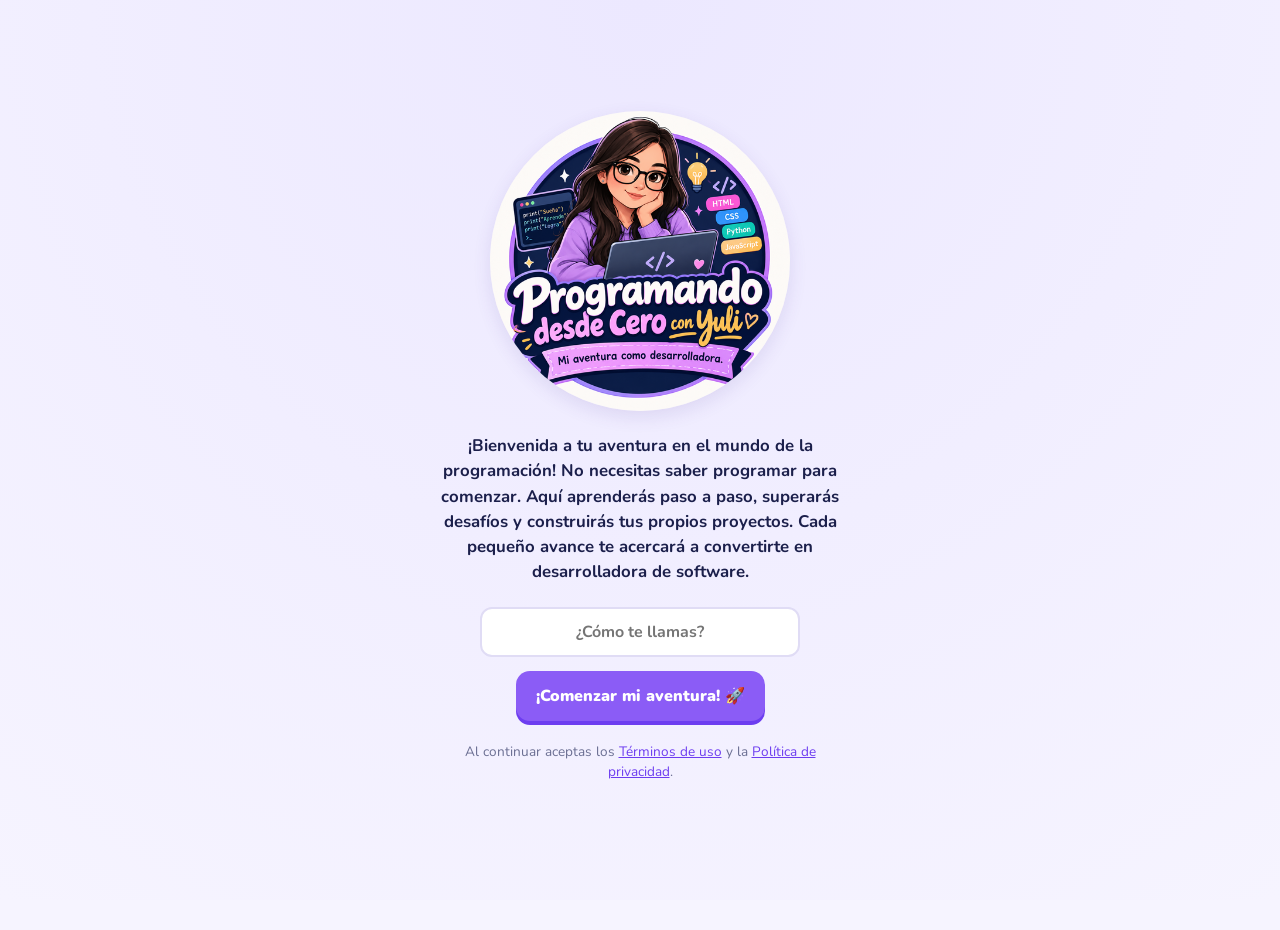
<file: index.html>
<!doctype html>
<html lang="es" data-theme="auto">
<head>
<meta charset="utf-8">
<meta name="viewport" content="width=device-width,initial-scale=1,viewport-fit=cover">
<meta name="theme-color" content="#6d3df0">
<meta name="description" content="Aprende a programar desde cero jugando: mundos, niveles, XP, insignias y certificado.">
<title>Programando desde Cero con Yuli</title>
<link rel="manifest" href="manifest.webmanifest">
<link rel="icon" href="favicon-32.png">
<link rel="apple-touch-icon" href="icon-192.png">
<link rel="stylesheet" href="app.css">
</head>
<body>
<div id="app"></div>
<noscript>Esta aplicación necesita JavaScript.</noscript>
<script src="config.js"></script>
<script src="util.js"></script>
<script src="fx.js"></script>
<script>window.PDC=window.PDC||{worlds:[]};window.registerWorld=function(w){PDC.worlds.push(w)};</script>
<script src="pyrun.js"></script>
<script src="sqlrun.js"></script>
<script src="runners.js"></script>
<script src="grader.js"></script>
<script src="world1.js"></script>
<script src="world2.js"></script>
<script src="world3.js"></script>
<script src="world4.js"></script>
<script src="world5.js"></script>
<script src="world6.js"></script>
<script src="world7.js"></script>
<script src="english.js"></script>
<script src="store.js"></script>
<script src="legal.js"></script>
<script src="ads.js"></script>
<script src="drive.js"></script>
<script src="ex.js"></script>
<script src="cert.js"></script>
<script src="ui.js"></script>
<script src="ui2.js"></script>
<script src="main.js"></script>
</body>
</html>
</file>
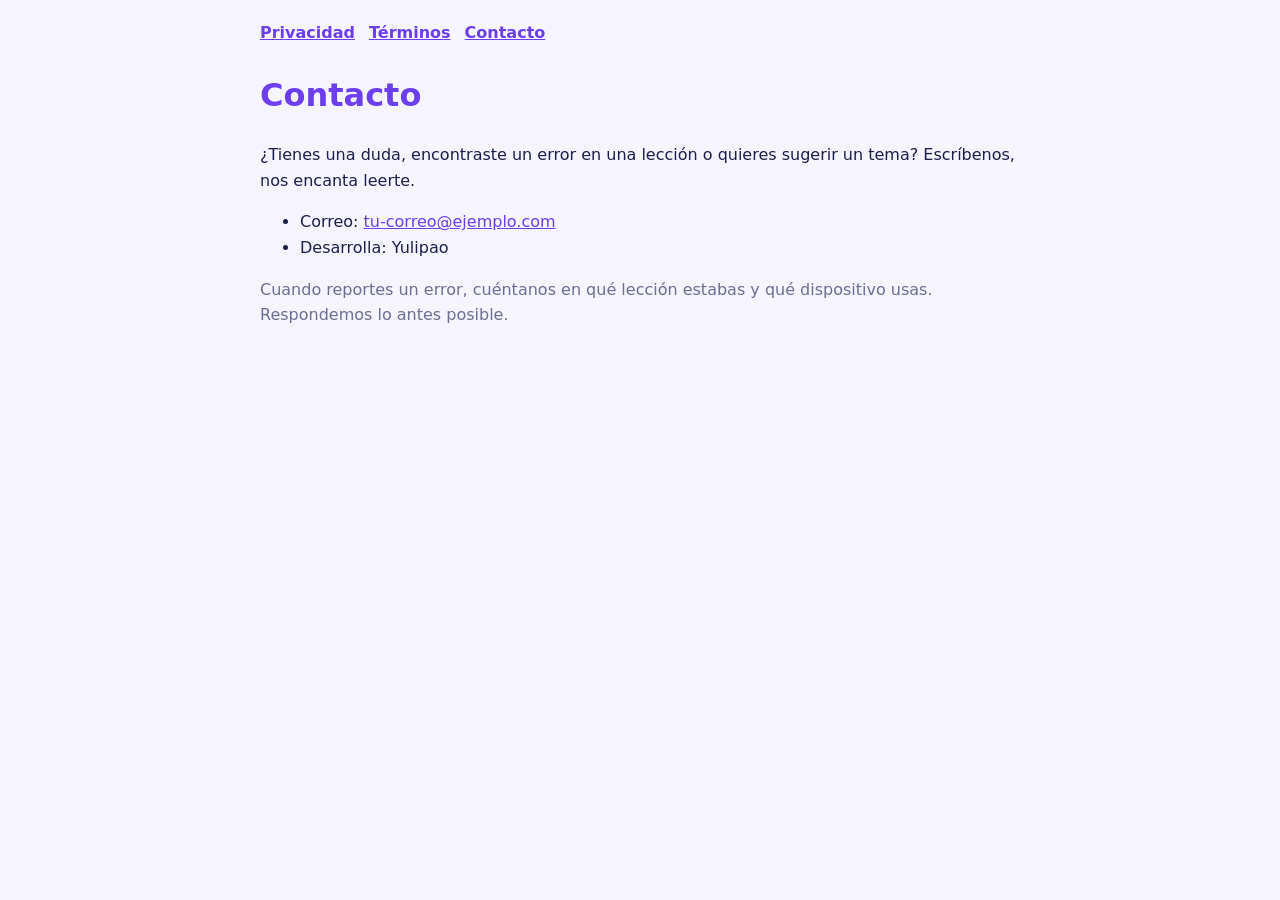
<file: contacto.html>
<!doctype html><html lang="es"><head><meta charset="utf-8"><meta name="viewport" content="width=device-width,initial-scale=1"><title>Contacto — Programando desde Cero con Yuli</title><style>body{font-family:system-ui,Segoe UI,Roboto,sans-serif;max-width:760px;margin:0 auto;padding:20px 18px 60px;line-height:1.6;color:#1b1f4b;background:#f6f4ff}h1{color:#6d3df0}h2{margin-top:1.6em;font-size:1.2rem}a{color:#6d3df0}.muted{color:#6b6f93}nav{margin:0 0 24px;display:flex;gap:14px;flex-wrap:wrap;font-weight:700}code{background:#ece8ff;padding:1px 5px;border-radius:5px}</style></head><body><nav><a href="privacidad.html">Privacidad</a><a href="terminos.html">Términos</a><a href="contacto.html">Contacto</a></nav><h1>Contacto</h1><p>¿Tienes una duda, encontraste un error en una lección o quieres sugerir un tema? Escríbenos, nos encanta leerte.</p>
<ul><li>Correo: <a href="mailto:tu-correo@ejemplo.com">tu-correo@ejemplo.com</a></li><li>Desarrolla: Yulipao</li></ul>
<p class="muted">Cuando reportes un error, cuéntanos en qué lección estabas y qué dispositivo usas. Respondemos lo antes posible.</p></body></html>
</file>
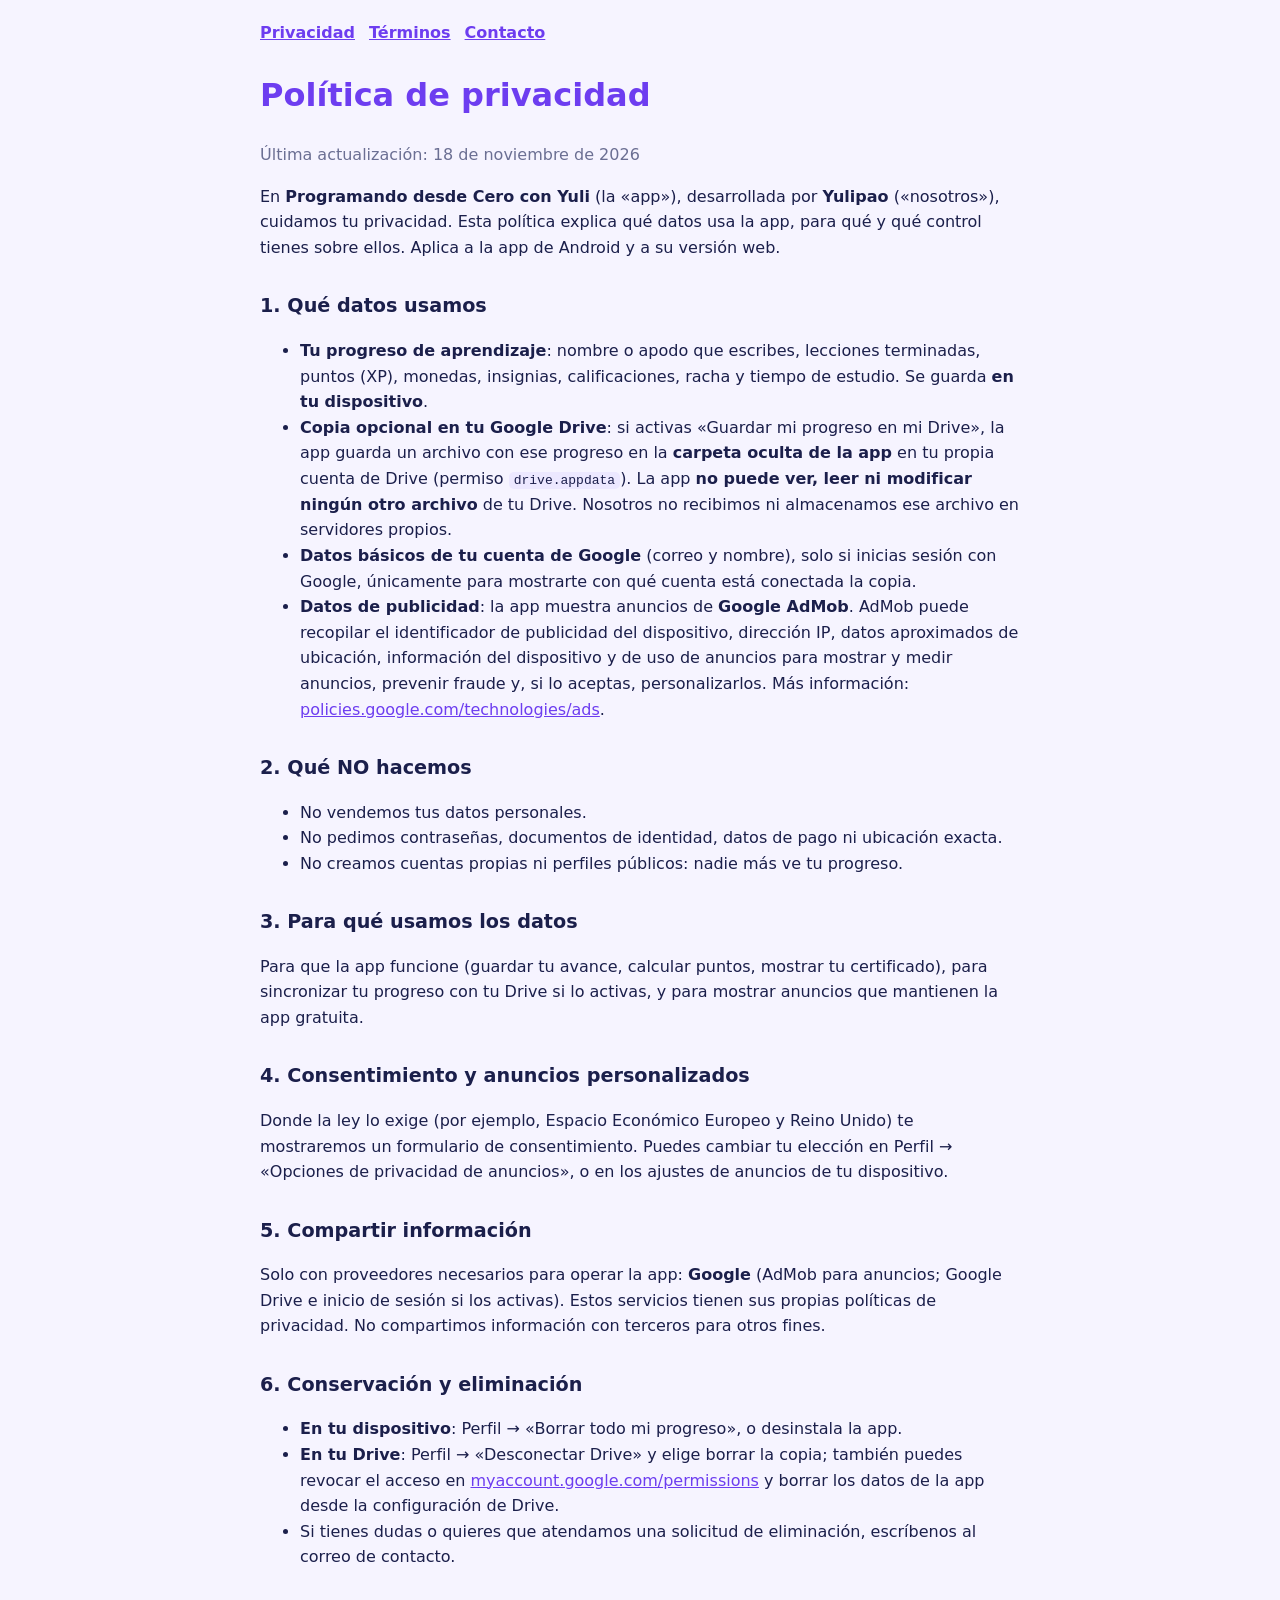
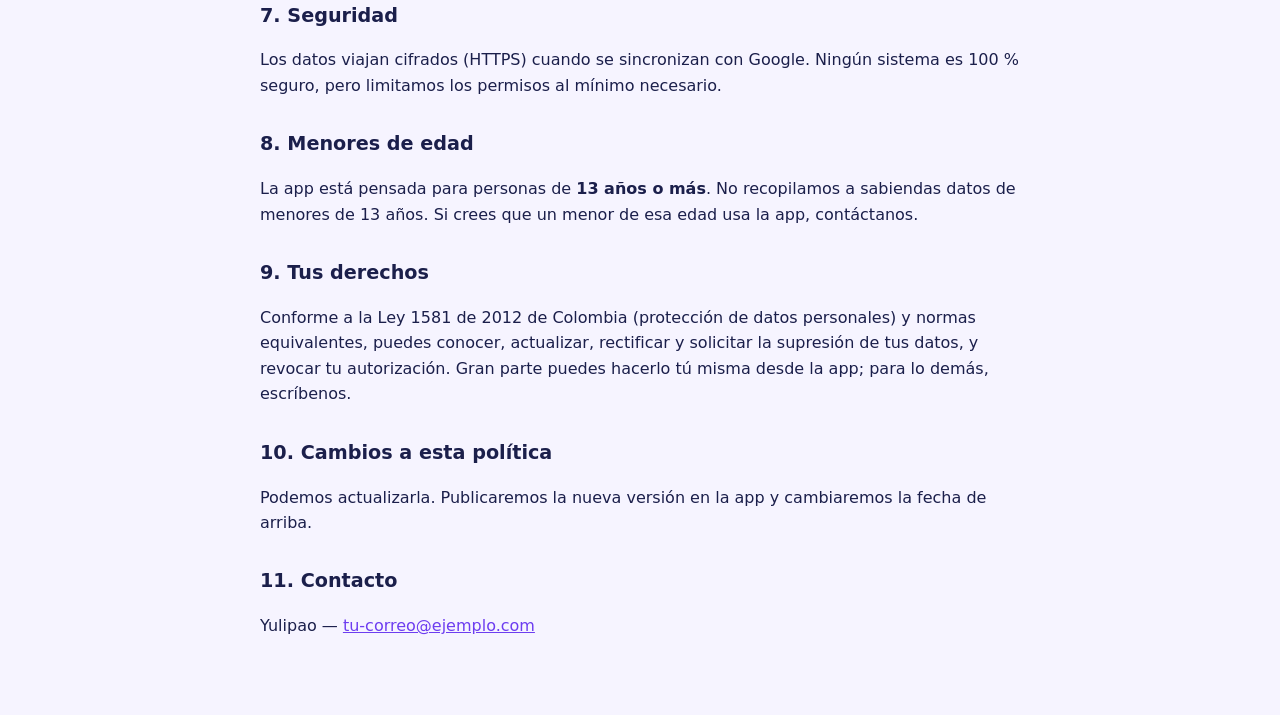
<file: privacidad.html>
<!doctype html><html lang="es"><head><meta charset="utf-8"><meta name="viewport" content="width=device-width,initial-scale=1"><title>Política de privacidad — Programando desde Cero con Yuli</title><style>body{font-family:system-ui,Segoe UI,Roboto,sans-serif;max-width:760px;margin:0 auto;padding:20px 18px 60px;line-height:1.6;color:#1b1f4b;background:#f6f4ff}h1{color:#6d3df0}h2{margin-top:1.6em;font-size:1.2rem}a{color:#6d3df0}.muted{color:#6b6f93}nav{margin:0 0 24px;display:flex;gap:14px;flex-wrap:wrap;font-weight:700}code{background:#ece8ff;padding:1px 5px;border-radius:5px}</style></head><body><nav><a href="privacidad.html">Privacidad</a><a href="terminos.html">Términos</a><a href="contacto.html">Contacto</a></nav><h1>Política de privacidad</h1><p class="muted">Última actualización: 18 de noviembre de 2026</p>
<p>En <b>Programando desde Cero con Yuli</b> (la «app»), desarrollada por <b>Yulipao</b> («nosotros»), cuidamos tu privacidad. Esta política explica qué datos usa la app, para qué y qué control tienes sobre ellos. Aplica a la app de Android y a su versión web.</p>
<h2>1. Qué datos usamos</h2><ul>
<li><b>Tu progreso de aprendizaje</b>: nombre o apodo que escribes, lecciones terminadas, puntos (XP), monedas, insignias, calificaciones, racha y tiempo de estudio. Se guarda <b>en tu dispositivo</b>.</li>
<li><b>Copia opcional en tu Google Drive</b>: si activas «Guardar mi progreso en mi Drive», la app guarda un archivo con ese progreso en la <b>carpeta oculta de la app</b> en tu propia cuenta de Drive (permiso <code>drive.appdata</code>). La app <b>no puede ver, leer ni modificar ningún otro archivo</b> de tu Drive. Nosotros no recibimos ni almacenamos ese archivo en servidores propios.</li>
<li><b>Datos básicos de tu cuenta de Google</b> (correo y nombre), solo si inicias sesión con Google, únicamente para mostrarte con qué cuenta está conectada la copia.</li>
<li><b>Datos de publicidad</b>: la app muestra anuncios de <b>Google AdMob</b>. AdMob puede recopilar el identificador de publicidad del dispositivo, dirección IP, datos aproximados de ubicación, información del dispositivo y de uso de anuncios para mostrar y medir anuncios, prevenir fraude y, si lo aceptas, personalizarlos. Más información: <a href="https://policies.google.com/technologies/ads">policies.google.com/technologies/ads</a>.</li></ul>
<h2>2. Qué NO hacemos</h2><ul><li>No vendemos tus datos personales.</li><li>No pedimos contraseñas, documentos de identidad, datos de pago ni ubicación exacta.</li><li>No creamos cuentas propias ni perfiles públicos: nadie más ve tu progreso.</li></ul>
<h2>3. Para qué usamos los datos</h2><p>Para que la app funcione (guardar tu avance, calcular puntos, mostrar tu certificado), para sincronizar tu progreso con tu Drive si lo activas, y para mostrar anuncios que mantienen la app gratuita.</p>
<h2>4. Consentimiento y anuncios personalizados</h2><p>Donde la ley lo exige (por ejemplo, Espacio Económico Europeo y Reino Unido) te mostraremos un formulario de consentimiento. Puedes cambiar tu elección en Perfil → «Opciones de privacidad de anuncios», o en los ajustes de anuncios de tu dispositivo.</p>
<h2>5. Compartir información</h2><p>Solo con proveedores necesarios para operar la app: <b>Google</b> (AdMob para anuncios; Google Drive e inicio de sesión si los activas). Estos servicios tienen sus propias políticas de privacidad. No compartimos información con terceros para otros fines.</p>
<h2>6. Conservación y eliminación</h2><ul><li><b>En tu dispositivo</b>: Perfil → «Borrar todo mi progreso», o desinstala la app.</li><li><b>En tu Drive</b>: Perfil → «Desconectar Drive» y elige borrar la copia; también puedes revocar el acceso en <a href="https://myaccount.google.com/permissions">myaccount.google.com/permissions</a> y borrar los datos de la app desde la configuración de Drive.</li><li>Si tienes dudas o quieres que atendamos una solicitud de eliminación, escríbenos al correo de contacto.</li></ul>
<h2>7. Seguridad</h2><p>Los datos viajan cifrados (HTTPS) cuando se sincronizan con Google. Ningún sistema es 100 % seguro, pero limitamos los permisos al mínimo necesario.</p>
<h2>8. Menores de edad</h2><p>La app está pensada para personas de <b>13 años o más</b>. No recopilamos a sabiendas datos de menores de 13 años. Si crees que un menor de esa edad usa la app, contáctanos.</p>
<h2>9. Tus derechos</h2><p>Conforme a la Ley 1581 de 2012 de Colombia (protección de datos personales) y normas equivalentes, puedes conocer, actualizar, rectificar y solicitar la supresión de tus datos, y revocar tu autorización. Gran parte puedes hacerlo tú misma desde la app; para lo demás, escríbenos.</p>
<h2>10. Cambios a esta política</h2><p>Podemos actualizarla. Publicaremos la nueva versión en la app y cambiaremos la fecha de arriba.</p>
<h2>11. Contacto</h2><p>Yulipao — <a href="mailto:tu-correo@ejemplo.com">tu-correo@ejemplo.com</a></p></body></html>
</file>
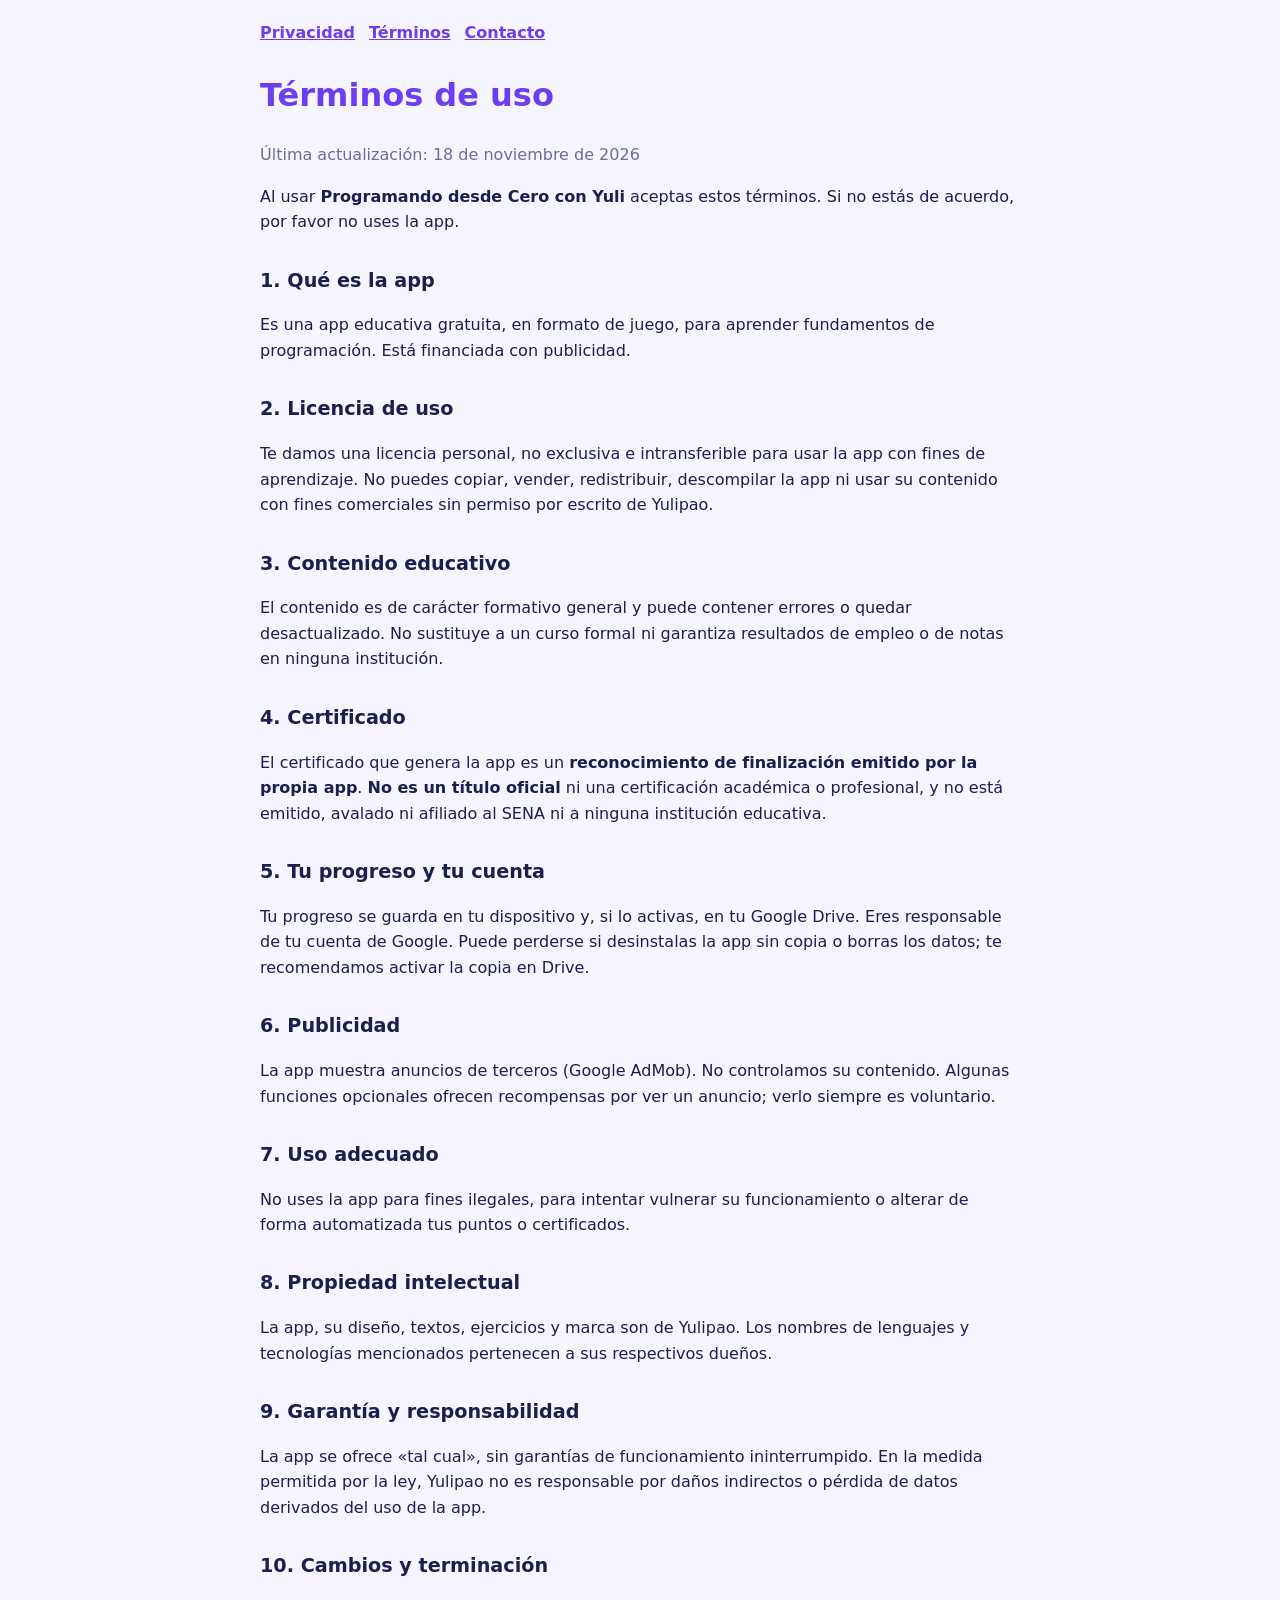
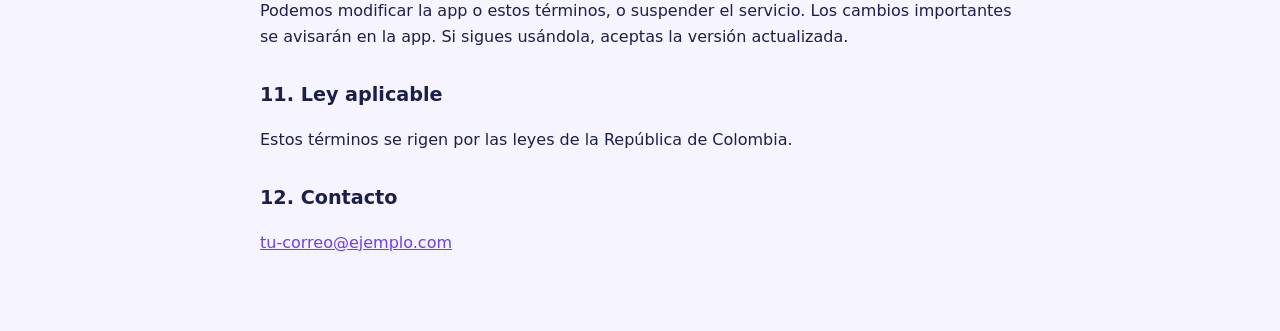
<file: terminos.html>
<!doctype html><html lang="es"><head><meta charset="utf-8"><meta name="viewport" content="width=device-width,initial-scale=1"><title>Términos de uso — Programando desde Cero con Yuli</title><style>body{font-family:system-ui,Segoe UI,Roboto,sans-serif;max-width:760px;margin:0 auto;padding:20px 18px 60px;line-height:1.6;color:#1b1f4b;background:#f6f4ff}h1{color:#6d3df0}h2{margin-top:1.6em;font-size:1.2rem}a{color:#6d3df0}.muted{color:#6b6f93}nav{margin:0 0 24px;display:flex;gap:14px;flex-wrap:wrap;font-weight:700}code{background:#ece8ff;padding:1px 5px;border-radius:5px}</style></head><body><nav><a href="privacidad.html">Privacidad</a><a href="terminos.html">Términos</a><a href="contacto.html">Contacto</a></nav><h1>Términos de uso</h1><p class="muted">Última actualización: 18 de noviembre de 2026</p>
<p>Al usar <b>Programando desde Cero con Yuli</b> aceptas estos términos. Si no estás de acuerdo, por favor no uses la app.</p>
<h2>1. Qué es la app</h2><p>Es una app educativa gratuita, en formato de juego, para aprender fundamentos de programación. Está financiada con publicidad.</p>
<h2>2. Licencia de uso</h2><p>Te damos una licencia personal, no exclusiva e intransferible para usar la app con fines de aprendizaje. No puedes copiar, vender, redistribuir, descompilar la app ni usar su contenido con fines comerciales sin permiso por escrito de Yulipao.</p>
<h2>3. Contenido educativo</h2><p>El contenido es de carácter formativo general y puede contener errores o quedar desactualizado. No sustituye a un curso formal ni garantiza resultados de empleo o de notas en ninguna institución.</p>
<h2>4. Certificado</h2><p>El certificado que genera la app es un <b>reconocimiento de finalización emitido por la propia app</b>. <b>No es un título oficial</b> ni una certificación académica o profesional, y no está emitido, avalado ni afiliado al SENA ni a ninguna institución educativa.</p>
<h2>5. Tu progreso y tu cuenta</h2><p>Tu progreso se guarda en tu dispositivo y, si lo activas, en tu Google Drive. Eres responsable de tu cuenta de Google. Puede perderse si desinstalas la app sin copia o borras los datos; te recomendamos activar la copia en Drive.</p>
<h2>6. Publicidad</h2><p>La app muestra anuncios de terceros (Google AdMob). No controlamos su contenido. Algunas funciones opcionales ofrecen recompensas por ver un anuncio; verlo siempre es voluntario.</p>
<h2>7. Uso adecuado</h2><p>No uses la app para fines ilegales, para intentar vulnerar su funcionamiento o alterar de forma automatizada tus puntos o certificados.</p>
<h2>8. Propiedad intelectual</h2><p>La app, su diseño, textos, ejercicios y marca son de Yulipao. Los nombres de lenguajes y tecnologías mencionados pertenecen a sus respectivos dueños.</p>
<h2>9. Garantía y responsabilidad</h2><p>La app se ofrece «tal cual», sin garantías de funcionamiento ininterrumpido. En la medida permitida por la ley, Yulipao no es responsable por daños indirectos o pérdida de datos derivados del uso de la app.</p>
<h2>10. Cambios y terminación</h2><p>Podemos modificar la app o estos términos, o suspender el servicio. Los cambios importantes se avisarán en la app. Si sigues usándola, aceptas la versión actualizada.</p>
<h2>11. Ley aplicable</h2><p>Estos términos se rigen por las leyes de la República de Colombia.</p>
<h2>12. Contacto</h2><p><a href="mailto:tu-correo@ejemplo.com">tu-correo@ejemplo.com</a></p></body></html>
</file>
<file: app.css>
@font-face{font-family:Nunito;font-weight:400;src:url(nunito-latin-400-normal.woff2) format('woff2');font-display:swap}
@font-face{font-family:Nunito;font-weight:700;src:url(nunito-latin-700-normal.woff2) format('woff2');font-display:swap}
@font-face{font-family:Nunito;font-weight:800;src:url(nunito-latin-800-normal.woff2) format('woff2');font-display:swap}
@font-face{font-family:Nunito;font-weight:900;src:url(nunito-latin-900-normal.woff2) format('woff2');font-display:swap}
@font-face{font-family:'JetBrains Mono';font-weight:400;src:url(jetbrains-mono-latin-400-normal.woff2) format('woff2');font-display:swap}
@font-face{font-family:'JetBrains Mono';font-weight:700;src:url(jetbrains-mono-latin-700-normal.woff2) format('woff2');font-display:swap}
:root{--bg:#f6f4ff;--bg2:#ece8ff;--card:#fff;--ink:#1b1f4b;--muted:#6b6f93;--line:#e0dcf5;--brand:#8b5cf6;--brand2:#6d3df0;--pink:#f472b6;--gold:#fbbf24;--good:#16a34a;--goodbg:#e7f9ee;--bad:#dc2626;--badbg:#fdecec;--code:#14173a;--codeink:#e8e9ff;--shadow:0 6px 18px rgba(80,60,160,.12);--r:18px;--nav:64px}
:root[data-theme=dark]{--bg:#0f1130;--bg2:#171a42;--card:#1c2050;--ink:#eef0ff;--muted:#a3a8d6;--line:#2c316e;--brand:#a78bfa;--brand2:#8b5cf6;--goodbg:#10351f;--badbg:#3b1717;--code:#0a0c24;--shadow:0 6px 18px rgba(0,0,0,.35)}
@media(prefers-color-scheme:dark){:root[data-theme=auto]{--bg:#0f1130;--bg2:#171a42;--card:#1c2050;--ink:#eef0ff;--muted:#a3a8d6;--line:#2c316e;--brand:#a78bfa;--brand2:#8b5cf6;--goodbg:#10351f;--badbg:#3b1717;--code:#0a0c24;--shadow:0 6px 18px rgba(0,0,0,.35)}}
*{box-sizing:border-box;-webkit-tap-highlight-color:transparent}
html,body{margin:0;background:var(--bg);color:var(--ink);font-family:Nunito,system-ui,sans-serif;font-size:16px;line-height:1.5}
body{min-height:100vh;padding-bottom:calc(var(--nav) + 70px + env(safe-area-inset-bottom))}
body.focus{padding-bottom:30px}
h1,h2,h3{line-height:1.2;margin:.2em 0 .5em}h1{font-size:1.6rem;font-weight:900}h2{font-size:1.25rem;font-weight:800}h3{font-size:1.05rem;font-weight:800}
a{color:var(--brand2)}p{margin:.5em 0}.muted{color:var(--muted)}.small{font-size:.85rem}.center{text-align:center}
code{font-family:'JetBrains Mono',monospace;background:var(--bg2);padding:1px 6px;border-radius:6px;font-size:.88em}
.wrap{max-width:720px;margin:0 auto;padding:14px 16px}
.topbar{position:sticky;top:0;z-index:20;background:var(--bg);border-bottom:1px solid var(--line);padding-top:env(safe-area-inset-top)}
.topbar .in{max-width:720px;margin:0 auto;display:flex;align-items:center;gap:8px;padding:8px 14px}
.brand{display:flex;align-items:center;gap:8px;font-weight:900;flex:1;min-width:0;cursor:pointer}.brand img{width:34px;height:34px;border-radius:50%}.brand span{white-space:nowrap;overflow:hidden;text-overflow:ellipsis}
.stat{display:flex;align-items:center;gap:4px;background:var(--card);border:1px solid var(--line);border-radius:999px;padding:4px 10px;font-weight:800;font-size:.9rem;white-space:nowrap}
.nav{position:fixed;left:0;right:0;bottom:0;z-index:30;background:var(--card);border-top:1px solid var(--line);display:flex;justify-content:center;padding-bottom:env(safe-area-inset-bottom);box-shadow:0 -4px 14px rgba(80,60,160,.08)}
.nav .in{display:flex;width:100%;max-width:720px}.nav a{flex:1;height:var(--nav);display:flex;flex-direction:column;align-items:center;justify-content:center;gap:2px;text-decoration:none;color:var(--muted);font-weight:800;font-size:.72rem;position:relative}
.nav a .ic{font-size:1.4rem;line-height:1}.nav a.on{color:var(--brand2)}.nav a.on::before{content:'';position:absolute;top:0;width:34px;height:4px;border-radius:0 0 4px 4px;background:var(--brand)}.nav .dot{position:absolute;top:8px;right:28%;width:10px;height:10px;background:var(--pink);border-radius:50%}
.card{background:var(--card);border:1px solid var(--line);border-radius:var(--r);padding:16px;box-shadow:var(--shadow);margin:12px 0}
.btn{appearance:none;border:0;background:var(--brand);color:#fff;font:inherit;font-weight:900;padding:13px 20px;border-radius:14px;cursor:pointer;box-shadow:0 4px 0 var(--brand2);transition:transform .08s,box-shadow .08s;display:inline-flex;align-items:center;justify-content:center;gap:8px;text-decoration:none}
.btn:active{transform:translateY(3px);box-shadow:0 1px 0 var(--brand2)}.btn:disabled{opacity:.5;cursor:not-allowed}
.btn.block{width:100%}.btn.small{padding:8px 14px;font-size:.9rem;border-radius:12px;box-shadow:0 3px 0 var(--brand2)}
.btn.ghost{background:transparent;color:var(--brand2);border:2px solid var(--line);box-shadow:none}.btn.good{background:var(--good);box-shadow:0 4px 0 #0f7a36}.btn.gold{background:var(--gold);color:#4a3200;box-shadow:0 4px 0 #c98f00}.btn.danger{background:var(--bad);box-shadow:0 4px 0 #a11}
.row{display:flex;gap:10px;flex-wrap:wrap;align-items:center;margin:10px 0}.row.sp{justify-content:space-between}
.progress{height:12px;background:var(--bg2);border-radius:99px;overflow:hidden}.progress>i{display:block;height:100%;background:linear-gradient(90deg,var(--brand),var(--pink));border-radius:99px;transition:width .6s cubic-bezier(.2,.8,.2,1)}
/* inicio / mapa */
.hero{background:linear-gradient(135deg,#6d3df0,#a855f7 55%,#f472b6);color:#fff;border-radius:24px;padding:18px;display:flex;gap:14px;align-items:center;box-shadow:var(--shadow)}.hero img{width:78px;height:78px;border-radius:50%;border:3px solid rgba(255,255,255,.7);background:#fff}.hero h2{margin:0;font-size:1.15rem}.hero .progress{background:rgba(255,255,255,.3);margin-top:8px}.hero .progress>i{background:#fff}
.map{position:relative;margin:18px 0 8px;display:flex;flex-direction:column;gap:6px}
.world{display:flex;align-items:center;gap:14px;background:var(--card);border:2px solid var(--line);border-radius:22px;padding:14px;cursor:pointer;box-shadow:var(--shadow);position:relative;transition:transform .15s}
.world:hover{transform:translateY(-2px)}.world.locked{filter:grayscale(.85);opacity:.7}.world:nth-child(even){margin-left:22px}.world:nth-child(odd){margin-right:22px}
.world .ico{width:62px;height:62px;border-radius:50%;display:grid;place-items:center;font-size:1.9rem;color:#fff;flex:none;position:relative;box-shadow:0 5px 0 rgba(0,0,0,.2)}
.world .ico .lock{position:absolute;right:-4px;bottom:-4px;background:var(--card);border-radius:50%;font-size:.9rem;width:24px;height:24px;display:grid;place-items:center;border:2px solid var(--line)}
.world .meta{flex:1;min-width:0}.world .meta b{display:block}.world .progress{height:8px;margin-top:6px}
.link-v{width:4px;height:16px;background:repeating-linear-gradient(var(--line) 0 5px,transparent 5px 9px);margin:0 auto}
.path{display:flex;flex-direction:column;align-items:center;gap:12px;margin:18px 0}
.node{width:76px;height:76px;border-radius:50%;display:grid;place-items:center;font-size:1.8rem;background:var(--brand);color:#fff;border:0;cursor:pointer;box-shadow:0 6px 0 var(--brand2);position:relative;transition:transform .1s}
.node:active{transform:translateY(3px)}.node.done{background:var(--good);box-shadow:0 6px 0 #0f7a36}.node.locked{background:#b9bdd8;box-shadow:0 6px 0 #9a9fbd;cursor:not-allowed;color:#fff}.node.exam{background:var(--gold);box-shadow:0 6px 0 #c98f00}
.node .st{position:absolute;bottom:-10px;font-size:.8rem;letter-spacing:-2px}.node.cur::after{content:'';position:absolute;inset:-8px;border-radius:50%;border:3px solid var(--pink);animation:pulse 1.4s infinite}
@keyframes pulse{0%{transform:scale(.95);opacity:1}100%{transform:scale(1.18);opacity:0}}
.lbl{text-align:center;font-weight:800;font-size:.85rem;max-width:200px;margin-top:6px}
/* lección */
.lesson-top{position:sticky;top:0;z-index:20;background:var(--bg);padding:calc(8px + env(safe-area-inset-top)) 14px 8px;display:flex;align-items:center;gap:10px;max-width:720px;margin:0 auto}
.lesson-top .x{background:none;border:0;font-size:1.4rem;cursor:pointer;color:var(--muted)}.lesson-top .progress{flex:1}
.tutor{display:flex;gap:10px;align-items:flex-start;margin:6px 0 12px}.tutor img{width:56px;height:56px;border-radius:50%;border:2px solid var(--brand);flex:none;background:#fff}
.bubble{background:var(--card);border:1px solid var(--line);border-radius:4px 18px 18px 18px;padding:10px 14px;box-shadow:var(--shadow);font-weight:700}
.stepname{display:inline-block;background:var(--bg2);color:var(--brand2);font-weight:900;font-size:.75rem;padding:3px 10px;border-radius:99px;letter-spacing:.04em;text-transform:uppercase}
.blk{margin:10px 0}.analogy{background:#fff7d6;border-left:5px solid var(--gold);color:#4a3a00;padding:10px 14px;border-radius:12px}:root[data-theme=dark] .analogy{background:#3a3210;color:#ffe9a0}
.tip{background:var(--goodbg);border-left:5px solid var(--good);padding:10px 14px;border-radius:12px}.warn{background:var(--badbg);border-left:5px solid var(--bad);padding:10px 14px;border-radius:12px}
@media(prefers-color-scheme:dark){:root[data-theme=auto] .analogy{background:#3a3210;color:#ffe9a0}}
.analogy::before{content:'💡 ';}.tip::before{content:'✅ '}.warn::before{content:'⚠️ '}
pre.code{background:var(--code);color:var(--codeink);padding:12px;border-radius:12px;overflow:auto;font-family:'JetBrains Mono',monospace;font-size:.88rem;margin:0;white-space:pre}
.cb-head{background:var(--code);color:#a3a8d6;font-size:.72rem;font-weight:800;padding:6px 12px;border-radius:12px 12px 0 0;letter-spacing:.06em;text-transform:uppercase}.cb-head+pre.code,.cb-head+textarea{border-top-left-radius:0;border-top-right-radius:0}
.code-ed{width:100%;background:var(--code);color:var(--codeink);border:2px solid transparent;border-radius:12px;padding:12px;font-family:'JetBrains Mono',monospace;font-size:.88rem;line-height:1.45;resize:none;display:block;tab-size:2}
.code-ed:focus{outline:none;border-color:var(--brand)}.code-ed.good{border-color:var(--good)}.code-ed.bad{border-color:var(--bad)}
.out{background:var(--bg2);border-radius:12px;padding:10px 12px;margin-top:8px;border:1px dashed var(--line);min-height:44px}.out-pre{margin:0;white-space:pre-wrap;font-family:'JetBrains Mono',monospace;font-size:.88rem}
.out-err{background:var(--badbg);color:var(--bad);padding:8px 10px;border-radius:10px;margin-top:6px;font-size:.88rem}.friendly{color:var(--ink);margin-top:4px}
.preview{width:100%;height:220px;border:0;background:#fff;border-radius:8px}
.flow{display:flex;flex-direction:column;align-items:center;gap:0}.fs{padding:8px 16px;border:2px solid var(--brand);background:var(--card);font-weight:800;text-align:center;max-width:280px}.fs.start,.fs.end{border-radius:99px;background:var(--brand);color:#fff}.fs.io{transform:skewX(-12deg)}.fs.io span{display:inline-block;transform:skewX(12deg)}.fs.process{border-radius:6px}.fs.decision{border-radius:12px;border-style:dashed;background:var(--bg2)}.fa{color:var(--muted);line-height:1}.fyn{display:flex;gap:10px;font-size:.82rem;margin:4px 0}.fyn div{background:var(--bg2);padding:4px 8px;border-radius:8px}
.tbl-wrap{overflow:auto;margin:8px 0}.tbl{border-collapse:collapse;width:100%;font-size:.9rem}.tbl th,.tbl td{border:1px solid var(--line);padding:6px 10px;text-align:left}.tbl th{background:var(--bg2)}
.vocab{display:grid;gap:8px}.vi{display:flex;align-items:center;gap:10px;background:var(--bg2);border-radius:12px;padding:8px 12px}.vi .t{flex:1}.vi b{color:var(--brand2)}.vi i{display:block;font-size:.85rem;color:var(--muted)}
.dlg .ln{margin:6px 0;display:flex;gap:8px;align-items:flex-start}.dlg .who{font-weight:900;color:var(--brand2);min-width:70px;font-size:.85rem}
.cards-nav{display:flex;gap:8px;justify-content:center;margin:12px 0}.cards-nav i{width:9px;height:9px;border-radius:50%;background:var(--line)}.cards-nav i.on{background:var(--brand)}
.footer-bar{position:sticky;bottom:0;background:linear-gradient(transparent,var(--bg) 24%);padding:18px 0 calc(10px + env(safe-area-inset-bottom));margin-top:14px}
/* ejercicios */
.ex-q{font-size:1.05rem;font-weight:800;margin:6px 0 12px}.opts{display:grid;gap:10px}.opts.two{grid-template-columns:1fr 1fr}
.opt{display:flex;align-items:center;gap:12px;text-align:left;background:var(--card);border:2px solid var(--line);border-radius:14px;padding:12px 14px;font:inherit;font-weight:700;color:var(--ink);cursor:pointer;box-shadow:0 3px 0 var(--line)}
.opt .k{width:28px;height:28px;border-radius:8px;background:var(--bg2);display:grid;place-items:center;font-weight:900;font-size:.85rem;flex:none}.opt .k.sq{border-radius:6px}
.opt.sel{border-color:var(--brand);background:var(--bg2)}.opt.good{border-color:var(--good);background:var(--goodbg)}.opt.bad{border-color:var(--bad);background:var(--badbg)}
.inp,.blank{font:inherit;font-weight:700;color:var(--ink);background:var(--card);border:2px solid var(--line);border-radius:12px;padding:11px 14px;width:100%}.inp.small{padding:8px 12px;font-size:.88rem;margin-top:8px}.inp:focus,.blank:focus{outline:none;border-color:var(--brand)}
.good{border-color:var(--good)!important}.bad{border-color:var(--bad)!important}
pre.fill{white-space:pre-wrap;line-height:2.1}.blank{display:inline-block;width:auto;padding:3px 8px;font-family:'JetBrains Mono',monospace;font-size:.88rem;color:var(--ink);vertical-align:middle;margin:0 2px}.blank.wide{width:100%;font-family:inherit;font-size:1rem}
.order{display:grid;gap:8px}.ord-item{display:flex;align-items:center;gap:10px;background:var(--card);border:2px solid var(--line);border-radius:12px;padding:8px 10px}.order.good .ord-item{border-color:var(--good);background:var(--goodbg)}.order.bad .ord-item{border-color:var(--bad)}.ord-n{width:26px;height:26px;border-radius:50%;background:var(--bg2);display:grid;place-items:center;font-weight:900;font-size:.8rem;flex:none}.ord-t{flex:1}.ord-btns{display:flex;gap:4px}.mini{width:34px;height:34px;border-radius:10px;border:2px solid var(--line);background:var(--bg2);color:var(--ink);cursor:pointer;font-size:.8rem}
.match-row{display:grid;grid-template-columns:1fr 1fr;gap:10px;align-items:center;margin:8px 0}.match-l{font-weight:800;background:var(--bg2);padding:10px;border-radius:12px}
.bug{background:var(--code);border-radius:12px;padding:6px;display:grid;gap:2px}.bugline{display:flex;gap:10px;text-align:left;background:transparent;border:2px solid transparent;color:var(--codeink);padding:6px 8px;border-radius:8px;cursor:pointer;font:inherit}.bugline code{background:none;color:inherit;white-space:pre-wrap}.bugline .ln{color:#7f84b8;width:20px;text-align:right}.bugline.sel{border-color:var(--brand);background:#2a2f6d}.bugline.good{border-color:var(--good)}.bugline.bad{border-color:var(--bad)}
.feedback{border-radius:16px;padding:14px;margin:12px 0;animation:pop .25s}.feedback.ok{background:var(--goodbg);border:2px solid var(--good)}.feedback.no{background:var(--badbg);border:2px solid var(--bad)}.feedback h3{margin:0 0 4px}.cf-line{margin:4px 0}.test-bad{background:var(--card);border-radius:10px;padding:8px 10px;margin-top:6px;font-size:.88rem}.solution{background:var(--card);border:2px dashed var(--brand);border-radius:12px;padding:10px;margin-top:10px}
@keyframes pop{from{transform:scale(.96);opacity:0}to{transform:none;opacity:1}}
.xpfly{position:fixed;left:50%;top:40%;transform:translateX(-50%);font-weight:900;font-size:2rem;color:var(--gold);text-shadow:0 2px 0 #7a5a00;pointer-events:none;animation:fly 1s forwards;z-index:100}@keyframes fly{to{transform:translate(-50%,-90px);opacity:0}}
.combo{background:var(--pink);color:#fff;border-radius:99px;padding:2px 10px;font-weight:900;font-size:.8rem}
/* modales, avisos */
.modal-back{position:fixed;inset:0;background:rgba(10,12,40,.6);z-index:80;display:grid;place-items:center;padding:16px;animation:fade .2s}.modal{background:var(--card);border-radius:24px;padding:22px;max-width:420px;width:100%;max-height:88vh;overflow:auto;animation:pop .25s}.modal.wide{max-width:640px}
@keyframes fade{from{opacity:0}}
#toasts{position:fixed;top:calc(12px + env(safe-area-inset-top));left:0;right:0;z-index:120;display:flex;flex-direction:column;align-items:center;gap:8px;pointer-events:none}.toast{background:var(--ink);color:var(--bg);padding:10px 16px;border-radius:14px;font-weight:800;box-shadow:var(--shadow);max-width:90%;animation:pop .2s;transition:opacity .4s}.toast.good{background:var(--good);color:#fff}.toast.bad{background:var(--bad);color:#fff}.toast.out{opacity:0}
.confetti{position:fixed;inset:0;pointer-events:none;z-index:150}
.adbar{position:fixed;left:0;right:0;bottom:calc(var(--nav) + env(safe-area-inset-bottom));height:50px;background:#eee;color:#555;z-index:25;display:flex;align-items:center;justify-content:center;font-size:.85rem;border-top:1px solid #ccc}.adtag{background:#fbbf24;color:#3a2a00;font-size:.68rem;font-weight:900;padding:1px 6px;border-radius:5px;margin-right:6px}
body.focus .adbar{display:none}
/* perfil */
.grid2{display:grid;grid-template-columns:1fr 1fr;gap:10px}.kpi{background:var(--bg2);border-radius:14px;padding:12px;text-align:center}.kpi b{display:block;font-size:1.4rem}
.badges{display:grid;grid-template-columns:repeat(auto-fill,minmax(92px,1fr));gap:10px}.bd{text-align:center;background:var(--bg2);border-radius:14px;padding:10px 4px;font-size:.72rem;font-weight:800}.bd .e{font-size:2rem;display:block}.bd.off{filter:grayscale(1);opacity:.4}
.hist{list-style:none;padding:0;margin:0}.hist li{display:flex;justify-content:space-between;gap:8px;padding:7px 0;border-bottom:1px dashed var(--line);font-size:.9rem}
.seg{display:flex;background:var(--bg2);border-radius:12px;padding:4px;gap:4px}.seg button{flex:1;border:0;background:none;font:inherit;font-weight:800;padding:8px;border-radius:9px;cursor:pointer;color:var(--muted)}.seg button.on{background:var(--card);color:var(--brand2);box-shadow:var(--shadow)}
.sw{display:flex;justify-content:space-between;align-items:center;padding:8px 0}.chip{display:inline-block;background:var(--bg2);border-radius:99px;padding:2px 10px;font-weight:800;font-size:.8rem}
.legal h1{font-size:1.5rem}.legal h2{margin-top:1.2em}.legal ul{padding-left:20px}
.cert-img{width:100%;border-radius:12px;border:1px solid var(--line);box-shadow:var(--shadow)}
.welcome{min-height:100vh;display:flex;flex-direction:column;align-items:center;justify-content:center;text-align:center;padding:20px;gap:14px;background:radial-gradient(circle at 50% 0,var(--bg2),var(--bg))}.welcome img.logo{width:min(70vw,300px);border-radius:50%;box-shadow:var(--shadow)}.welcome .msg{max-width:440px;font-size:1.05rem;font-weight:700}
.chest{font-size:4rem;animation:bounce 1s infinite}@keyframes bounce{50%{transform:translateY(-8px) rotate(-4deg)}}
@media(prefers-reduced-motion:reduce){*{animation:none!important;transition:none!important}}
@media print{body *{visibility:hidden}.print-only,.print-only *{visibility:visible}.print-only{position:absolute;inset:0}}
</file>
